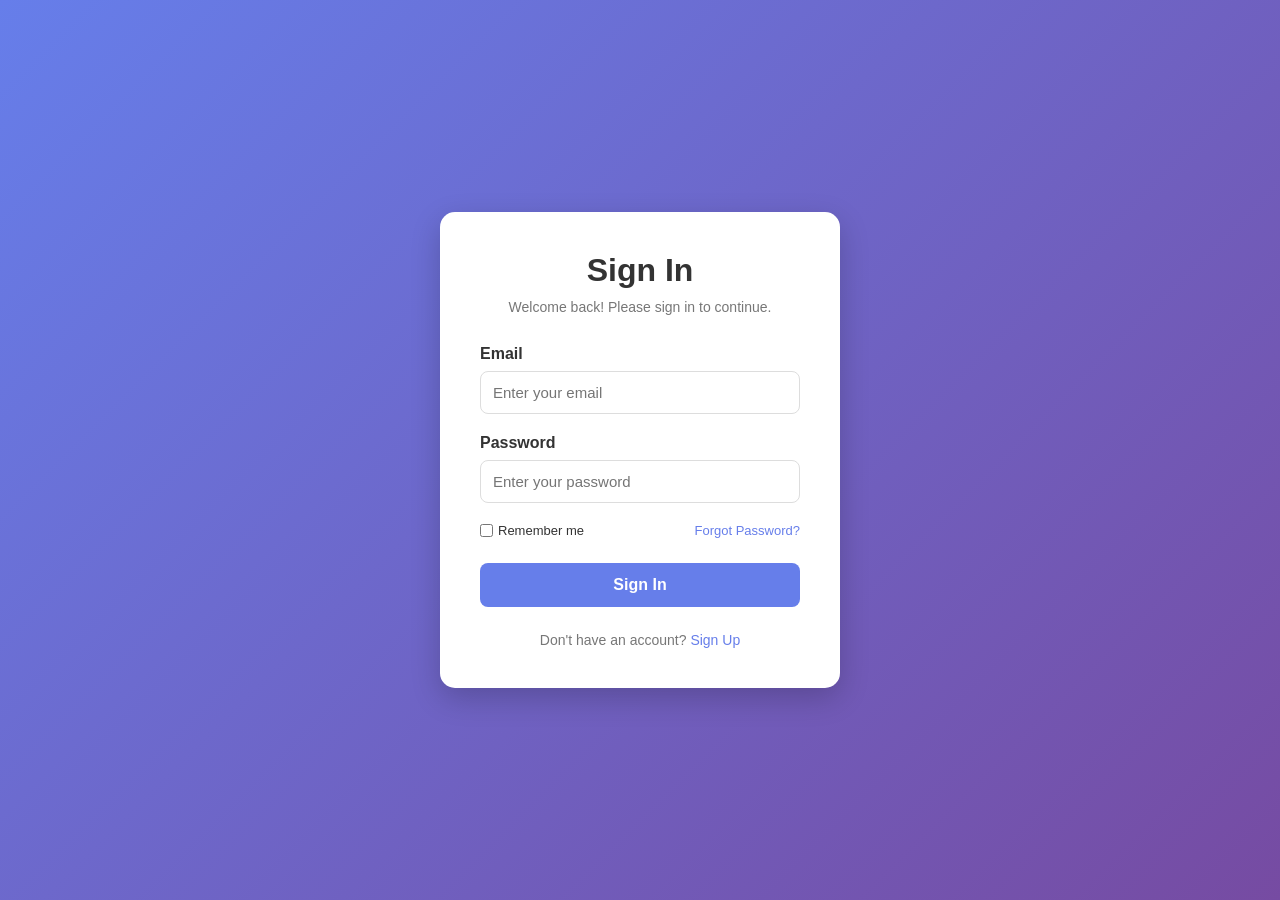
<file: index-create-sign-in.html>
<!DOCTYPE html>
<html lang="en">
<head>
    <meta charset="UTF-8">
    <meta name="viewport" content="width=device-width, initial-scale=1.0">
    <title>Sign In</title>
    <link rel="stylesheet" href="./style-create-sign-in.css">
</head>
<body>

    <div class="login-container">
        <form class="login-box">
            <h1>Sign In</h1>
            <p class="subtitle">Welcome back! Please sign in to continue.</p>

            <label for="email">Email</label>
            <input 
                type="email" 
                id="email" 
                placeholder="Enter your email"
                required
            >

            <label for="password">Password</label>
            <input 
                type="password" 
                id="password" 
                placeholder="Enter your password"
                required
            >

            <div class="options">
                <label class="remember">
                    <input type="checkbox">
                    Remember me
                </label>

                <a href="#">Forgot Password?</a>
            </div>

            <button type="submit">Sign In</button>

            <p class="signup">
                Don't have an account?
                <a href="#">Sign Up</a>
            </p>
        </form>
    </div>

</body>
</html>
</file>
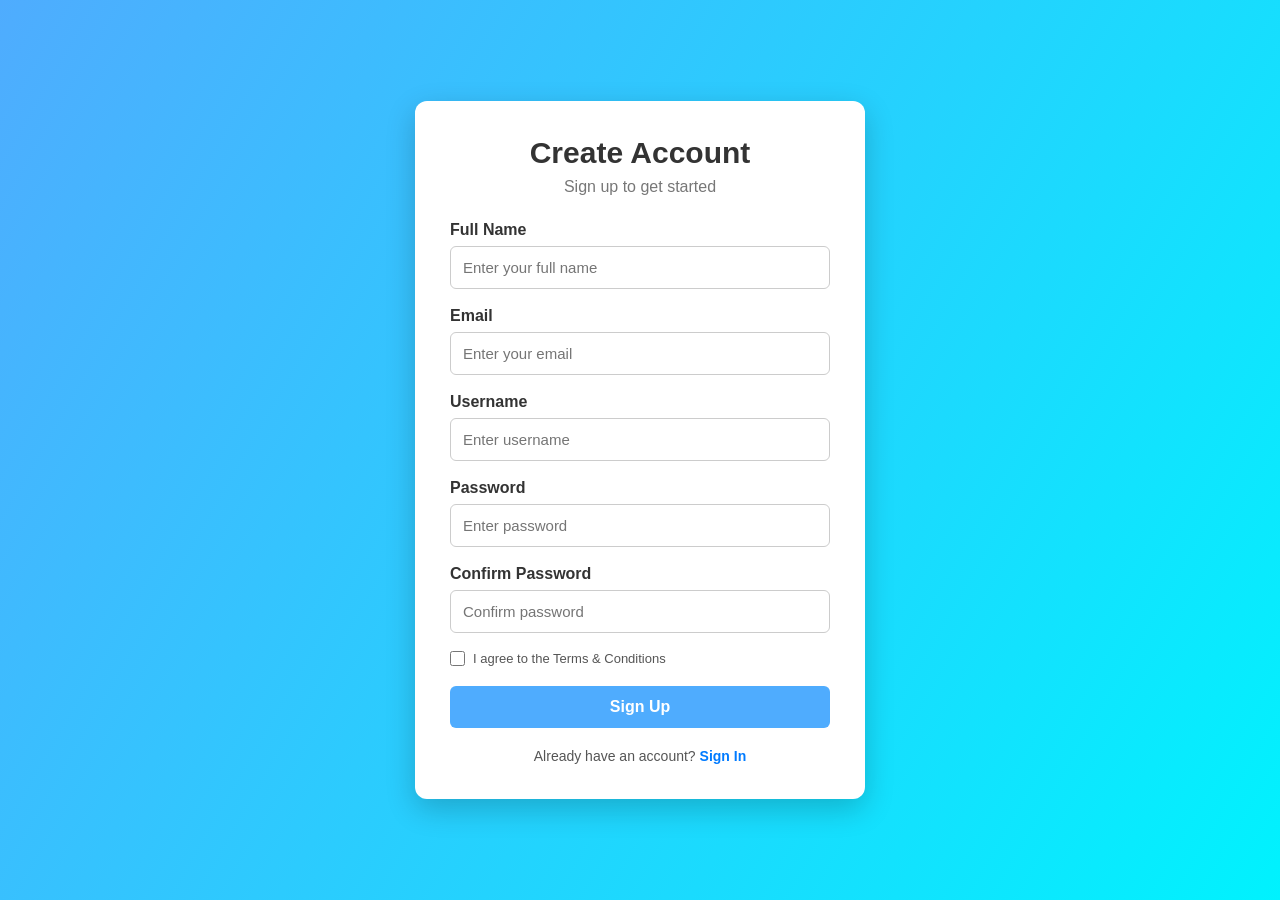
<file: index-create-sign-up.html>
<!DOCTYPE html>
<html lang="en">
<head>
    <meta charset="UTF-8">
    <meta name="viewport" content="width=device-width, initial-scale=1.0">
    <title>Sign Up</title>

    <link rel="stylesheet" href="./style-create-sign-up.css">
</head>
<body>

    <div class="container">
        <div class="signup-box">

            <h2>Create Account</h2>
            <p class="subtitle">Sign up to get started</p>

            <form>

                <!-- Full Name -->
                <div class="input-box">
                    <label>Full Name</label>
                    <input type="text" placeholder="Enter your full name" required>
                </div>

                <!-- Email -->
                <div class="input-box">
                    <label>Email</label>
                    <input type="email" placeholder="Enter your email" required>
                </div>

                <!-- Username -->
                <div class="input-box">
                    <label>Username</label>
                    <input type="text" placeholder="Enter username" required>
                </div>

                <!-- Password -->
                <div class="input-box">
                    <label>Password</label>
                    <input type="password" placeholder="Enter password" required>
                </div>

                <!-- Confirm Password -->
                <div class="input-box">
                    <label>Confirm Password</label>
                    <input type="password" placeholder="Confirm password" required>
                </div>

                <!-- Terms -->
                <div class="terms">
                    <input type="checkbox" required>
                    <span>I agree to the Terms & Conditions</span>
                </div>

                <!-- Button -->
                <button type="submit">Sign Up</button>

                <!-- Login Link -->
                <p class="login">
                    Already have an account?
                    <a href="index.html">Sign In</a>
                </p>

            </form>

        </div>
    </div>

</body>
</html>
</file>
<file: style-create-sign-in.css>
* {
    margin: 0;
    padding: 0;
    box-sizing: border-box;
}

body {
    font-family: Arial, sans-serif;
    background: linear-gradient(135deg, #667eea, #764ba2);
    min-height: 100vh;

    display: flex;
    justify-content: center;
    align-items: center;
}

.login-container {
    width: 100%;
    padding: 20px;
}

.login-box {
    max-width: 400px;
    margin: auto;
    padding: 40px;

    background-color: white;
    border-radius: 15px;

    box-shadow: 0 10px 30px rgba(0, 0, 0, 0.2);
}

.login-box h1 {
    text-align: center;
    color: #333;
    margin-bottom: 10px;
}

.subtitle {
    text-align: center;
    color: #777;
    font-size: 14px;
    margin-bottom: 30px;
}

.login-box label {
    display: block;
    margin-bottom: 8px;
    color: #333;
    font-weight: bold;
}

.login-box input[type="email"],
.login-box input[type="password"] {
    width: 100%;
    padding: 12px;

    border: 1px solid #ddd;
    border-radius: 8px;
    outline: none;

    margin-bottom: 20px;
    font-size: 15px;
}

.login-box input[type="email"]:focus,
.login-box input[type="password"]:focus {
    border-color: #667eea;
}

.options {
    display: flex;
    justify-content: space-between;
    align-items: center;
    margin-bottom: 25px;

    font-size: 13px;
}

.options a,
.signup a {
    color: #667eea;
    text-decoration: none;
}

.options a:hover,
.signup a:hover {
    text-decoration: underline;
}

.remember {
    display: flex !important;
    align-items: center;
    gap: 5px;
    margin: 0 !important;
    font-weight: normal !important;
}

.remember input {
    width: auto;
}

button {
    width: 100%;
    padding: 13px;

    background-color: #667eea;
    color: white;

    border: none;
    border-radius: 8px;

    font-size: 16px;
    font-weight: bold;

    cursor: pointer;
    transition: 0.3s;
}

button:hover {
    background-color: #5568d8;
}

.signup {
    text-align: center;
    margin-top: 25px;
    color: #777;
    font-size: 14px;
}
</file>
<file: style-create-sign-up.css>
* {
    margin: 0;
    padding: 0;
    box-sizing: border-box;
}

body {
    font-family: Arial, sans-serif;
    background: linear-gradient(120deg, #4facfe, #00f2fe);
    min-height: 100vh;

    display: flex;
    justify-content: center;
    align-items: center;

    padding: 20px;
}

.container {
    width: 100%;
    max-width: 450px;
}

.signup-box {
    background-color: white;
    padding: 35px;
    border-radius: 12px;

    box-shadow: 0 10px 30px rgba(0, 0, 0, 0.2);
}

.signup-box h2 {
    text-align: center;
    color: #333;
    margin-bottom: 8px;
    font-size: 30px;
}

.subtitle {
    text-align: center;
    color: #777;
    margin-bottom: 25px;
}

/* Input */
.input-box {
    margin-bottom: 18px;
}

.input-box label {
    display: block;
    margin-bottom: 7px;
    color: #333;
    font-weight: bold;
}

.input-box input {
    width: 100%;
    padding: 12px;

    border: 1px solid #ccc;
    border-radius: 6px;

    font-size: 15px;
    outline: none;
}

.input-box input:focus {
    border-color: #4facfe;
}

/* Terms */
.terms {
    display: flex;
    align-items: center;
    gap: 8px;

    font-size: 13px;
    color: #555;

    margin-bottom: 20px;
}

.terms input {
    width: 15px;
    height: 15px;
}

/* Button */
button {
    width: 100%;
    padding: 12px;

    border: none;
    border-radius: 6px;

    background-color: #4facfe;
    color: white;

    font-size: 16px;
    font-weight: bold;

    cursor: pointer;
}

button:hover {
    background-color: #007bff;
}

/* Login */
.login {
    text-align: center;
    margin-top: 20px;
    font-size: 14px;
    color: #555;
}

.login a {
    color: #007bff;
    text-decoration: none;
    font-weight: bold;
}

.login a:hover {
    text-decoration: underline;
}

/* Mobile */
@media (max-width: 500px) {
    .signup-box {
        padding: 25px;
    }

    .signup-box h2 {
        font-size: 25px;
    }
}
</file>
